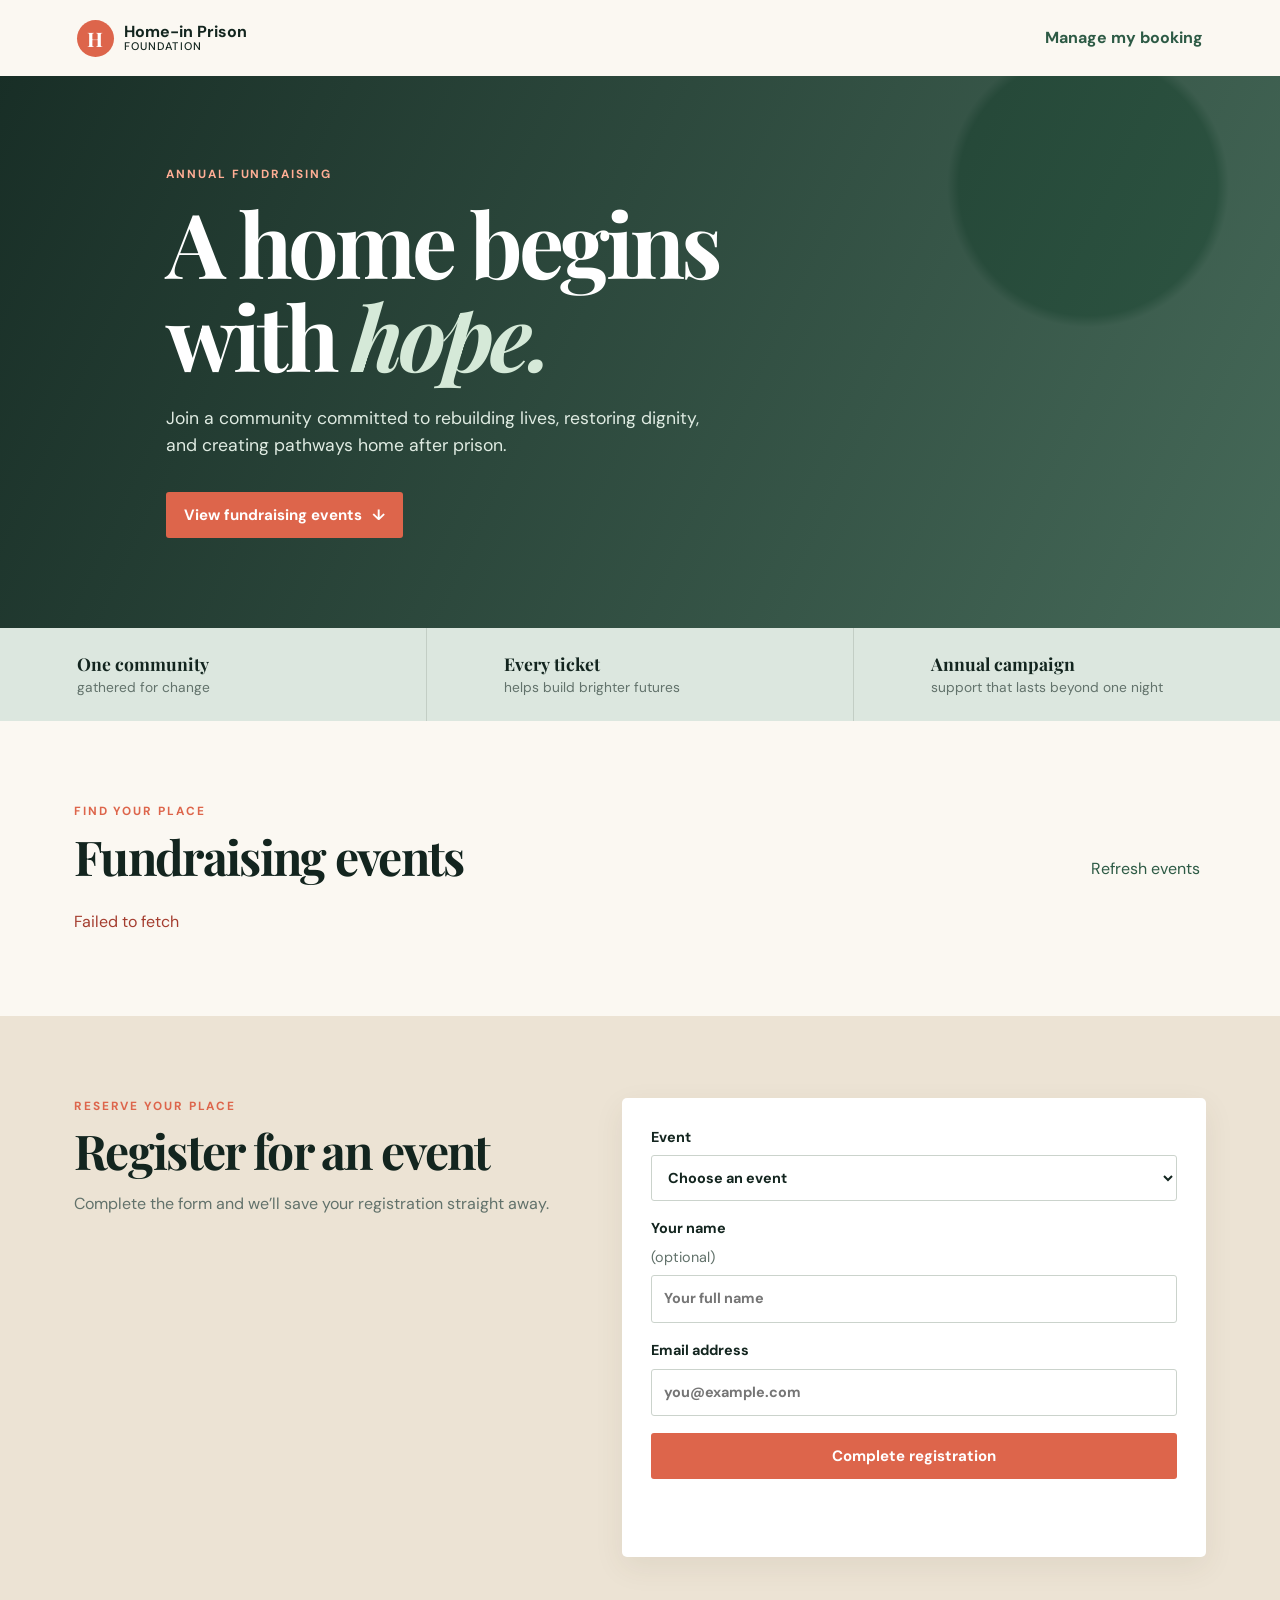
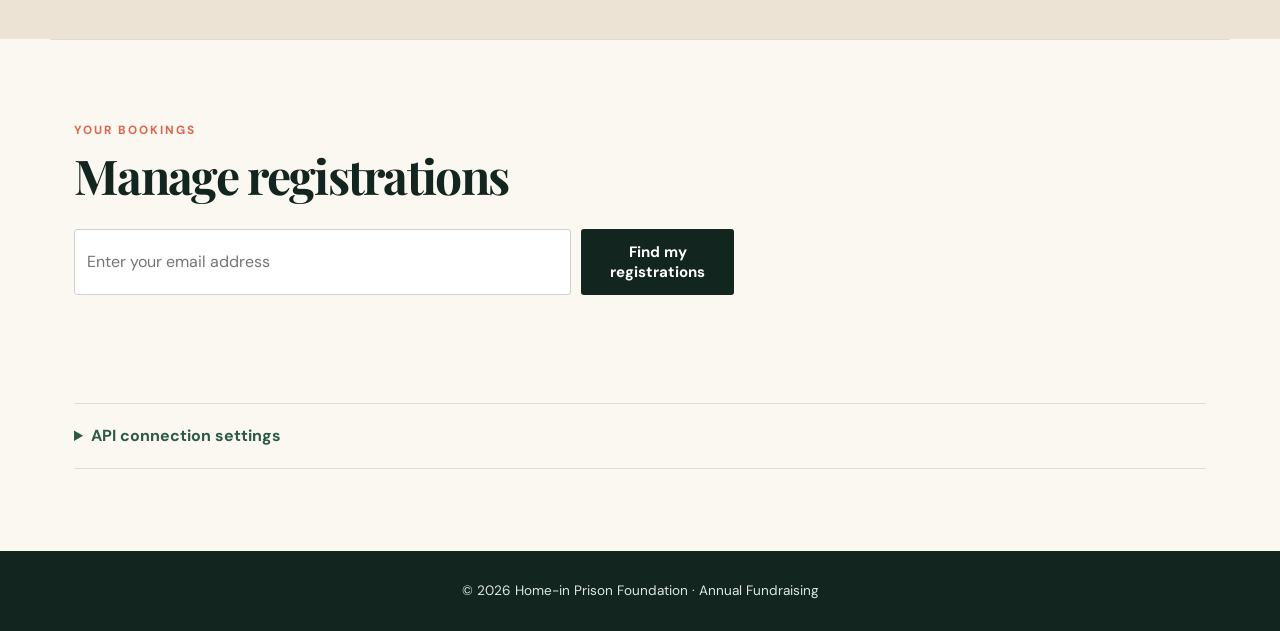
<file: frontend/index.html>
<!doctype html>
<html lang="en">
  <head>
    <meta charset="UTF-8" />
    <meta name="viewport" content="width=device-width, initial-scale=1.0" />
    <meta name="description" content="Home-in Prison Foundation annual fundraising event registration dashboard." />
    <title>Home-in Prison Foundation | Annual Fundraising</title>
    <link rel="preconnect" href="https://fonts.googleapis.com" />
    <link rel="preconnect" href="https://fonts.gstatic.com" crossorigin />
    <link href="https://fonts.googleapis.com/css2?family=DM+Sans:wght@400;500;600;700&family=Playfair+Display:wght@600;700&display=swap" rel="stylesheet" />
    <link rel="stylesheet" href="styles.css" />
  </head>
  <body>
    <header class="site-header">
      <a class="brand" href="#top" aria-label="Home-in Prison Foundation home">
        <span class="brand-mark" aria-hidden="true">H</span>
        <span>Home-in Prison <small>Foundation</small></span>
      </a>
      <a class="header-link" href="#my-registrations">Manage my booking</a>
    </header>

    <main id="top">
      <section class="hero">
        <p class="eyebrow">Annual fundraising</p>
        <h1>A home begins with <em>hope.</em></h1>
        <p class="hero-copy">Join a community committed to rebuilding lives, restoring dignity, and creating pathways home after prison.</p>
        <a class="button button-primary" href="#events">View fundraising events <span aria-hidden="true">↓</span></a>
      </section>

      <section class="impact-strip" aria-label="Foundation impact">
        <div><strong>One community</strong><span>gathered for change</span></div>
        <div><strong>Every ticket</strong><span>helps build brighter futures</span></div>
        <div><strong>Annual campaign</strong><span>support that lasts beyond one night</span></div>
      </section>

      <section id="events" class="section">
        <div class="section-heading">
          <div>
            <p class="eyebrow">Find your place</p>
            <h2>Fundraising events</h2>
          </div>
          <button id="refresh-events" class="text-button" type="button">Refresh events</button>
        </div>
        <div id="events-status" class="status-message" role="status">Add your API URL below, then load events.</div>
        <div id="events-list" class="event-grid" aria-live="polite"></div>
      </section>

      <section id="register" class="section form-section">
        <div class="form-intro">
          <p class="eyebrow">Reserve your place</p>
          <h2>Register for an event</h2>
          <p>Complete the form and we’ll save your registration straight away.</p>
        </div>
        <form id="registration-form" class="card-form">
          <label>
            Event
            <select id="event-id" name="eventId" required>
              <option value="">Choose an event</option>
              <option value="event1">Fundraising Gala 2026</option>
              <option value="event2">skills Auction 2026</option>
            </select>
          </label>
          <label>
            Your name <span class="optional">(optional)</span>
            <input id="name" name="name" type="text" autocomplete="name" placeholder="Your full name" />
          </label>
          <label>
            Email address
            <input id="email" name="email" type="email" autocomplete="email" placeholder="you@example.com" required />
          </label>
          <button class="button button-primary" type="submit">Complete registration</button>
          <p id="registration-result" class="form-result" role="status"></p>
        </form>
      </section>

      <section id="my-registrations" class="section manage-section">
        <div class="section-heading">
          <div>
            <p class="eyebrow">Your bookings</p>
            <h2>Manage registrations</h2>
          </div>
        </div>
        <form id="lookup-form" class="lookup-form">
          <label class="sr-only" for="lookup-email">Email address</label>
          <input id="lookup-email" type="email" autocomplete="email" placeholder="Enter your email address" required />
          <button class="button button-dark" type="submit">Find my registrations</button>
        </form>
        <div id="registrations-list" class="registration-list" aria-live="polite"></div>
      </section>

      <section class="section api-section">
        <details id="api-settings">
          <summary>API connection settings</summary>
          <div class="api-settings-content">
            <p>Paste the <code>ApiUrl</code> value from your SAM deployment output. Example: <code>https://abc123.execute-api.eu-west-1.amazonaws.com/dev</code></p>
            <div class="api-control">
              <label for="api-url">SAM API Gateway URL</label>
              <input id="api-url" type="url" placeholder="https://your-api.execute-api.region.amazonaws.com/dev" />
              <button id="save-api-url" class="button button-dark" type="button">Save and load events</button>
            </div>
            <p id="api-result" class="form-result" role="status"></p>
          </div>
        </details>
      </section>
    </main>

    <footer>© <span id="year"></span> Home-in Prison Foundation · Annual Fundraising</footer>
    <script src="config.js"></script>
    <script src="app.js"></script>
  </body>
</html>
</file>
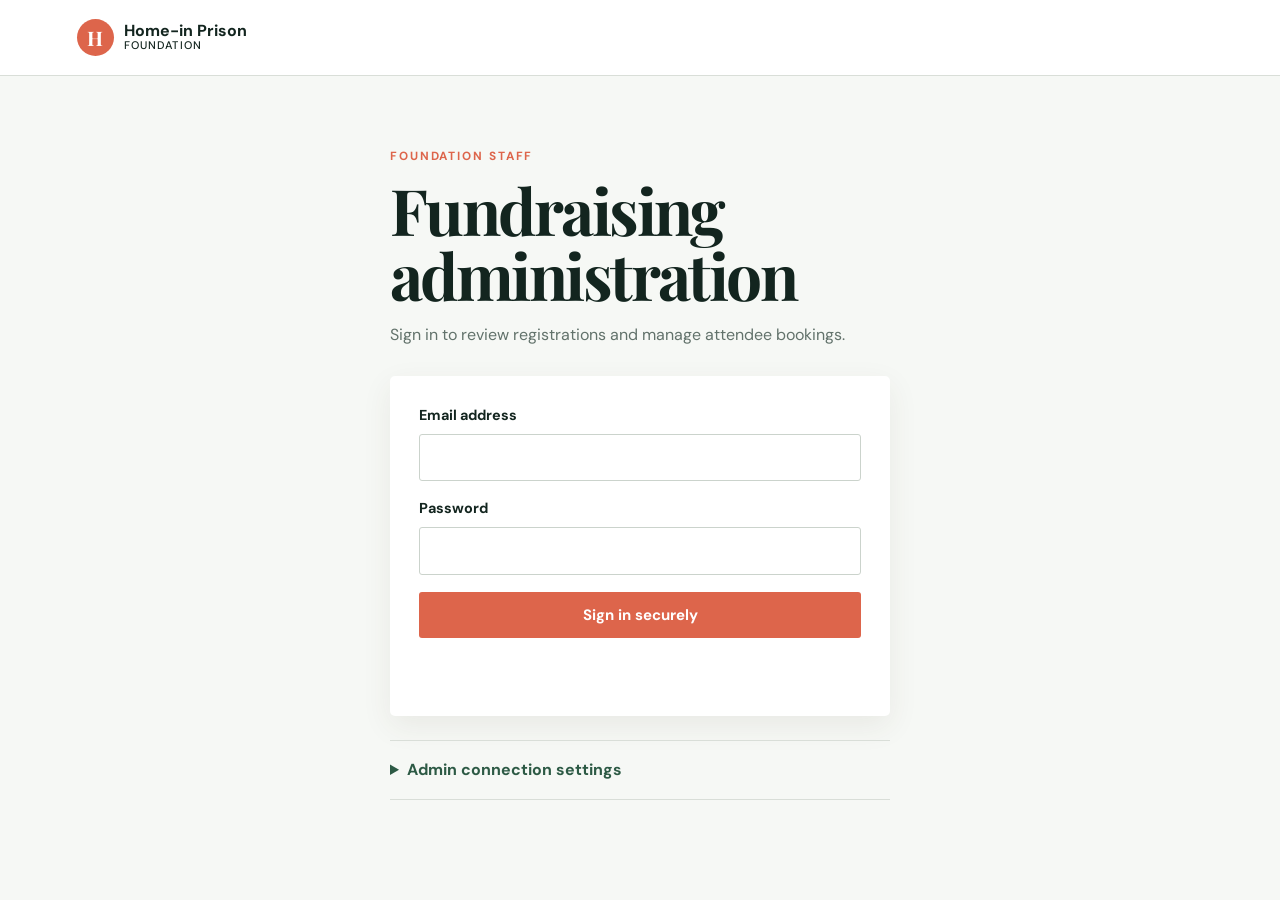
<file: frontend/admin/index.html>
<!doctype html>
<html lang="en">
  <head>
    <meta charset="UTF-8" />
    <meta name="viewport" content="width=device-width, initial-scale=1.0" />
    <meta name="description" content="Home-in Prison Foundation fundraising administration dashboard." />
    <title>Admin | Home-in Prison Foundation</title>
    <link rel="preconnect" href="https://fonts.googleapis.com" />
    <link rel="preconnect" href="https://fonts.gstatic.com" crossorigin />
    <link href="https://fonts.googleapis.com/css2?family=DM+Sans:wght@400;500;600;700&family=Playfair+Display:wght@600;700&display=swap" rel="stylesheet" />
    <link rel="stylesheet" href="../styles.css" />
    <link rel="stylesheet" href="admin.css" />
  </head>
  <body class="admin-body">
    <header class="admin-header">
      <a class="brand" href="../index.html"><span class="brand-mark" aria-hidden="true">H</span><span>Home-in Prison <small>Foundation</small></span></a>
      <div class="admin-header-actions"><span id="admin-email" class="admin-email"></span><button id="sign-out" class="text-button" type="button" hidden>Sign out</button></div>
    </header>

    <main class="admin-main">
      <section id="login-panel" class="login-panel">
        <p class="eyebrow">Foundation staff</p><h1>Fundraising administration</h1>
        <p>Sign in to review registrations and manage attendee bookings.</p>
        <form id="login-form" class="card-form">
          <label>Email address<input id="login-email" type="email" autocomplete="username" required /></label>
          <label>Password<input id="login-password" type="password" autocomplete="current-password" required /></label>
          <button class="button button-primary" type="submit">Sign in securely</button>
          <p id="login-result" class="form-result" role="status"></p>
        </form>
        <details class="settings"><summary>Admin connection settings</summary><div class="settings-fields">
          <label>API Gateway URL<input id="api-url" type="url" placeholder="https://.../dev" /></label>
          <label>Cognito User Pool ID<input id="user-pool-id" type="text" placeholder="us-east-1_abc123" /></label>
          <label>Cognito App Client ID<input id="client-id" type="text" placeholder="abc123..." /></label>
          <button id="save-settings" class="button button-dark" type="button">Save settings</button>
          <p id="settings-result" class="form-result" role="status"></p>
        </div></details>
      </section>

      <section id="dashboard" hidden>
        <div class="dashboard-title"><div><p class="eyebrow">Annual fundraising</p><h1>Registration overview</h1></div><button id="refresh" class="button button-dark" type="button">Refresh data</button></div>
        <div class="metric-grid"><article><span>Total registrations</span><strong id="registration-count">—</strong></article><article><span>Unique attendees</span><strong id="attendee-count">—</strong></article><article><span>Fundraising events</span><strong id="event-count">—</strong></article></div>
        <section class="table-panel"><div class="table-toolbar"><div><h2>Attendee registrations</h2><p id="table-status" class="form-result" role="status"></p></div><div class="toolbar-actions"><input id="search" type="search" placeholder="Search name, email or event" /><button id="export-csv" class="text-button" type="button">Export CSV</button></div></div><div class="table-scroll"><table><thead><tr><th>Attendee</th><th>Event</th><th>Registered</th><th>Status</th><th aria-label="Actions"></th></tr></thead><tbody id="registrations-table"></tbody></table></div></section>
      </section>
    </main>
    <script src="../config.js"></script>
    <script src="admin.js"></script>
  </body>
</html>
</file>
<file: frontend/styles.css>
:root { --ink:#13251f; --moss:#2d5a45; --sage:#dce7df; --cream:#fbf8f2; --sand:#ece3d4; --coral:#dd654b; --white:#fff; --muted:#62726b; --border:#d9ded8; }
* { box-sizing:border-box; }
html { scroll-behavior:smooth; }
body { margin:0; color:var(--ink); background:var(--cream); font-family:"DM Sans",sans-serif; line-height:1.5; }
.site-header { min-height:76px; padding:16px clamp(24px,6vw,88px); display:flex; justify-content:space-between; align-items:center; background:var(--cream); }
.brand { display:flex; align-items:center; gap:10px; color:var(--ink); font-weight:700; font-size:1rem; text-decoration:none; line-height:1.05; }.brand small { display:block; font-weight:500; font-size:.69rem; letter-spacing:.1em; text-transform:uppercase; }.brand-mark { width:37px; height:37px; display:grid; place-items:center; border-radius:50%; color:var(--white); background:var(--coral); font-family:"Playfair Display",serif; font-size:1.25rem; }.header-link,.text-button { color:var(--moss); font-weight:700; text-decoration:none; }.text-button { border:0; background:none; cursor:pointer; font:inherit; }
.hero { min-height:470px; padding:90px clamp(24px,13vw,190px); color:var(--white); background:linear-gradient(115deg,rgba(15,38,30,.96),rgba(35,78,59,.84)),radial-gradient(circle at 85% 20%,#74947c 0 11%,transparent 12%); }.eyebrow { margin:0 0 11px; color:var(--coral); text-transform:uppercase; letter-spacing:.16em; font-weight:700; font-size:.74rem; }.hero .eyebrow { color:#ffae95; }.hero h1,.section h2 { font-family:"Playfair Display",serif; line-height:1.04; }.hero h1 { max-width:650px; margin:0; font-size:clamp(3rem,7vw,5.65rem); letter-spacing:-.045em; }.hero h1 em { color:#d5e9d8; }.hero-copy { max-width:545px; margin:24px 0 34px; color:#dfebe2; font-size:1.1rem; }.button { display:inline-flex; justify-content:center; align-items:center; gap:10px; border:0; border-radius:3px; padding:13px 18px; cursor:pointer; text-decoration:none; font:700 .94rem "DM Sans",sans-serif; transition:transform .15s,background .15s; }.button:hover { transform:translateY(-1px); }.button-primary { color:var(--white); background:var(--coral); }.button-dark { color:var(--white); background:var(--ink); }
.impact-strip { display:grid; grid-template-columns:repeat(3,1fr); gap:1px; background:#c3cec5; }.impact-strip div { padding:23px clamp(24px,6vw,88px); background:var(--sage); }.impact-strip strong,.impact-strip span { display:block; }.impact-strip strong { font-family:"Playfair Display",serif; font-size:1.1rem; }.impact-strip span { color:var(--muted); font-size:.86rem; }
.section { max-width:1180px; margin:auto; padding:82px 24px; }.section-heading { display:flex; justify-content:space-between; align-items:end; gap:18px; margin-bottom:28px; }.section h2 { margin:0; font-size:clamp(2rem,4vw,3rem); letter-spacing:-.035em; }.status-message,.form-result { color:var(--muted); }.status-message.error,.form-result.error { color:#a43d2f; }.form-result.success { color:var(--moss); font-weight:600; }
.event-grid { display:grid; grid-template-columns:repeat(auto-fit,minmax(245px,1fr)); gap:18px; }.event-card { display:flex; flex-direction:column; min-height:225px; padding:25px; border:1px solid var(--border); border-radius:5px; background:var(--white); box-shadow:0 8px 24px rgba(24,49,39,.045); }.event-date { margin-bottom:32px; color:var(--coral); font-weight:700; font-size:.81rem; text-transform:uppercase; letter-spacing:.08em; }.event-card h3 { margin:0 0 10px; font-family:"Playfair Display",serif; font-size:1.5rem; }.event-card p { margin:0 0 20px; color:var(--muted); }.event-card .text-button { margin-top:auto; text-align:left; }
.form-section { display:grid; grid-template-columns:.9fr 1.1fr; gap:70px; background:var(--sand); max-width:none; padding-left:max(24px,calc((100% - 1132px)/2)); padding-right:max(24px,calc((100% - 1132px)/2)); }.form-intro p:not(.eyebrow) { color:var(--muted); }.card-form { display:grid; gap:17px; padding:29px; border-radius:5px; background:var(--white); box-shadow:0 10px 30px rgba(73,61,38,.08); } label { display:grid; gap:7px; font-weight:700; font-size:.9rem; }.optional { color:var(--muted); font-weight:400; } input,select { width:100%; border:1px solid #cbd3cc; border-radius:3px; padding:12px; color:var(--ink); background:#fff; font:inherit; } input:focus,select:focus { outline:3px solid #bfd5c6; border-color:var(--moss); }
.manage-section { border-top:1px solid var(--border); }.lookup-form { display:flex; max-width:660px; gap:10px; }.registration-list { display:grid; gap:12px; margin-top:26px; max-width:800px; }.registration-item { display:flex; align-items:center; justify-content:space-between; gap:18px; padding:18px 20px; border-left:4px solid var(--moss); background:var(--white); }.registration-item h3,.registration-item p { margin:0; }.registration-item h3 { font-family:"Playfair Display",serif; font-size:1.15rem; }.registration-item p { color:var(--muted); font-size:.9rem; }.cancel-button { border:1px solid #d9aaa0; border-radius:3px; padding:8px 11px; color:#a43d2f; background:#fff; cursor:pointer; font:700 .8rem "DM Sans",sans-serif; }.cancel-button:hover { background:#fff3f1; }
.api-section { padding-top:0; }.api-section details { border-top:1px solid var(--border); border-bottom:1px solid var(--border); }.api-section summary { padding:20px 0; color:var(--moss); cursor:pointer; font-weight:700; }.api-settings-content { padding:0 0 24px; }.api-settings-content p { max-width:760px; color:var(--muted); }.api-settings-content code { font-size:.85em; }.api-control { display:grid; grid-template-columns:1fr auto; gap:10px; align-items:end; max-width:800px; }.api-control label { grid-column:1/-1; } footer { padding:30px 24px; color:#dce7df; background:var(--ink); text-align:center; font-size:.85rem; }.sr-only { position:absolute; width:1px; height:1px; overflow:hidden; clip:rect(0,0,0,0); white-space:nowrap; }
@media (max-width:700px) { .header-link { font-size:.82rem; }.hero { min-height:430px; padding:70px 24px; }.impact-strip { grid-template-columns:1fr; }.form-section { grid-template-columns:1fr; gap:28px; }.lookup-form,.api-control { display:grid; grid-template-columns:1fr; }.api-control label { grid-column:auto; }.registration-item { align-items:flex-start; flex-direction:column; }.section { padding:58px 24px; } }
</file>
<file: frontend/admin/admin.css>
.admin-body { min-height:100vh; background:#f6f8f5; }.admin-header { display:flex; align-items:center; justify-content:space-between; min-height:76px; padding:16px clamp(24px,6vw,88px); border-bottom:1px solid #d9ded8; background:#fff; }.admin-header-actions { display:flex; align-items:center; gap:18px; }.admin-email { color:#62726b; font-size:.88rem; }.admin-main { max-width:1140px; margin:auto; padding:72px 24px; }.login-panel { max-width:500px; margin:0 auto; }.login-panel h1,.dashboard-title h1 { margin:0; font-family:"Playfair Display",serif; font-size:clamp(2.4rem,5vw,4rem); line-height:1.02; letter-spacing:-.04em; }.login-panel > p:not(.eyebrow) { color:#62726b; }.login-panel .card-form { margin:29px 0 17px; }.settings { margin-top:24px; border-top:1px solid #d9ded8; border-bottom:1px solid #d9ded8; }.settings summary { padding:17px 0; color:#2d5a45; cursor:pointer; font-weight:700; }.settings-fields { display:grid; gap:14px; padding:0 0 20px; }.dashboard-title,.table-toolbar { display:flex; align-items:end; justify-content:space-between; gap:24px; }.metric-grid { display:grid; grid-template-columns:repeat(3,1fr); gap:16px; margin:38px 0; }.metric-grid article { padding:23px; border:1px solid #d9ded8; border-radius:5px; background:#fff; }.metric-grid span,.metric-grid strong { display:block; }.metric-grid span { color:#62726b; font-size:.86rem; }.metric-grid strong { margin-top:7px; font-family:"Playfair Display",serif; font-size:2.25rem; }.table-panel { padding:25px; border:1px solid #d9ded8; border-radius:5px; background:#fff; }.table-toolbar { margin-bottom:20px; }.table-toolbar h2 { margin:0; font-family:"Playfair Display",serif; font-size:1.6rem; }.table-toolbar p { margin:4px 0 0; }.toolbar-actions { display:flex; align-items:center; gap:13px; }.toolbar-actions input { min-width:230px; }.table-scroll { overflow-x:auto; } table { width:100%; border-collapse:collapse; text-align:left; } th { padding:13px 10px; color:#62726b; border-bottom:1px solid #d9ded8; font-size:.75rem; letter-spacing:.08em; text-transform:uppercase; } td { padding:16px 10px; border-bottom:1px solid #edf0ed; font-size:.9rem; } td strong,td span { display:block; } td span { color:#62726b; font-size:.8rem; }.status-pill { display:inline-block; padding:4px 8px; border-radius:99px; color:#2d5a45; background:#dce7df; font-size:.75rem; font-weight:700; text-transform:capitalize; }.admin-cancel { padding:7px 9px; border:1px solid #d9aaa0; border-radius:3px; color:#a43d2f; background:#fff; cursor:pointer; font:700 .78rem "DM Sans",sans-serif; }.empty { padding:26px 10px; color:#62726b; text-align:center; } @media (max-width:700px) { .admin-main { padding:46px 20px; }.metric-grid { grid-template-columns:1fr; }.dashboard-title,.table-toolbar,.toolbar-actions { align-items:stretch; flex-direction:column; }.toolbar-actions input { min-width:0; }.admin-email { display:none; } }
</file>
